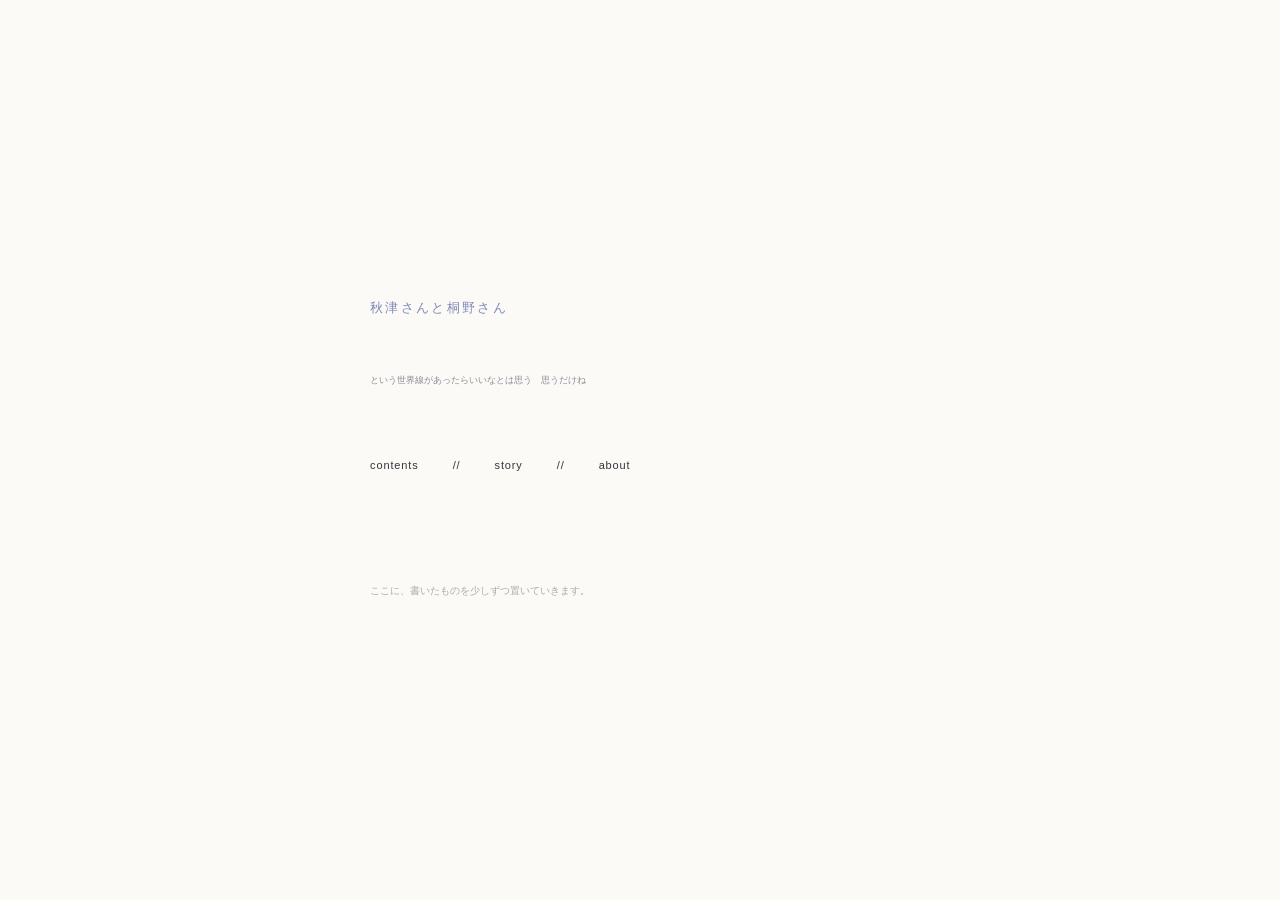
<file: index.html>
<!doctype html><html lang="ja"><head><meta charset="utf-8">
<meta name="viewport" content="width=device-width,initial-scale=1">
<title>秋津さんと桐野さん</title><style>
:root{
  --paper:#fbfaf7;
  --ink:#34343b;
  --muted:#8a8b95;
  --line:#d9d9df;
  --accent:#7f89b8;
  --accent-soft:#eef0f8;
  --accent-2:#a98a8f;
}
*{box-sizing:border-box}
html,body{margin:0;background:var(--paper);color:var(--ink)}
body{
  font-family:-apple-system,BlinkMacSystemFont,"Helvetica Neue",
  "Hiragino Kaku Gothic ProN","Yu Gothic",sans-serif;
}
a{color:inherit;text-decoration:none}
.page{
  min-height:100vh;
  width:min(760px,calc(100% - 48px));
  margin:auto;
}
.top-page{
  display:flex;align-items:center;justify-content:center;
}
.top-inner{width:min(540px,100%)}
.site-mark{
  font-size:13px;letter-spacing:.18em;color:var(--accent);
}
.top-copy{
  margin-top:54px;
  font-size:9px;line-height:2.2;color:var(--muted);
}
.top-nav{
  margin-top:68px;
  display:flex;gap:34px;
  font-size:11px;letter-spacing:.08em;
}
.top-nav a:hover{color:var(--accent)}
.small-note{
  margin-top:110px;font-size:10px;color:#aaa;line-height:2;
}
.index-page{padding:104px 0 140px}
.page-head{
  display:flex;align-items:baseline;justify-content:space-between;
  border-bottom:1px solid var(--line);padding-bottom:18px;
}
.page-label{font-size:10px;letter-spacing:.12em;color:var(--accent-2)}
.page-link{font-size:10px;color:var(--accent)}
.works{margin-top:18px}
.work{
  display:grid;grid-template-columns:86px 1fr auto;
  gap:18px;align-items:baseline;
  padding:26px 0;border-bottom:1px solid var(--line);
}
.work .no{font-size:10px;color:#b0b0b6}
.work .title{font-size:15px;letter-spacing:.05em}
.work .desc{margin-top:8px;font-size:11px;color:var(--muted);line-height:1.8}
.work .meta{font-size:9px;color:#999;letter-spacing:.08em;white-space:nowrap}
.note-head{margin-top:88px}
.reader-page{padding:88px 24px 130px}
.reader-inner{width:min(620px,100%);margin:auto}
.back{font-size:10px;letter-spacing:.1em;color:var(--accent)}
.reader-title{margin-top:78px}
.reader-title h1{
  font-size:20px;font-weight:400;letter-spacing:.1em;margin:0 0 12px
}
.reader-title .meta{font-size:10px;color:var(--muted)}
article{
  margin-top:86px;
  font-family:"Hiragino Mincho ProN","Yu Mincho",serif;
  font-size:15px;line-height:2.25;letter-spacing:.035em;
}
article p{margin:0 0 2em}
article p:first-child::first-letter{color:var(--accent)}
.end{text-align:center;color:var(--accent-2);margin:84px 0}
.next{
  border-top:1px solid var(--line);padding-top:20px;
  display:flex;justify-content:space-between;
  font-size:10px;color:var(--accent)
}
@media(max-width:640px){
  .page{width:calc(100% - 40px)}
  .top-nav{gap:24px;flex-wrap:wrap}
  .index-page{padding:72px 0 100px}
  .work{grid-template-columns:42px 1fr}
  .work .meta{grid-column:2}
  .reader-page{padding:60px 0 100px}
  .reader-title{margin-top:58px}
  article{margin-top:60px;font-size:14px}
}
</style></head><body>
<main class="page top-page">
  <div class="top-inner">
    <div class="site-mark">秋津さんと桐野さん</div>
    <div class="top-copy">という世界線があったらいいなとは思う　思うだけね</div>
    <nav class="top-nav">
      <a href="contents.html">contents</a>
      // <a href="story.html">story</a>
      // <a href="about.html">about</a>
    </nav>
    <div class="small-note">ここに、書いたものを少しずつ置いていきます。</div>
  </div>
</main>
</body></html>
</file>
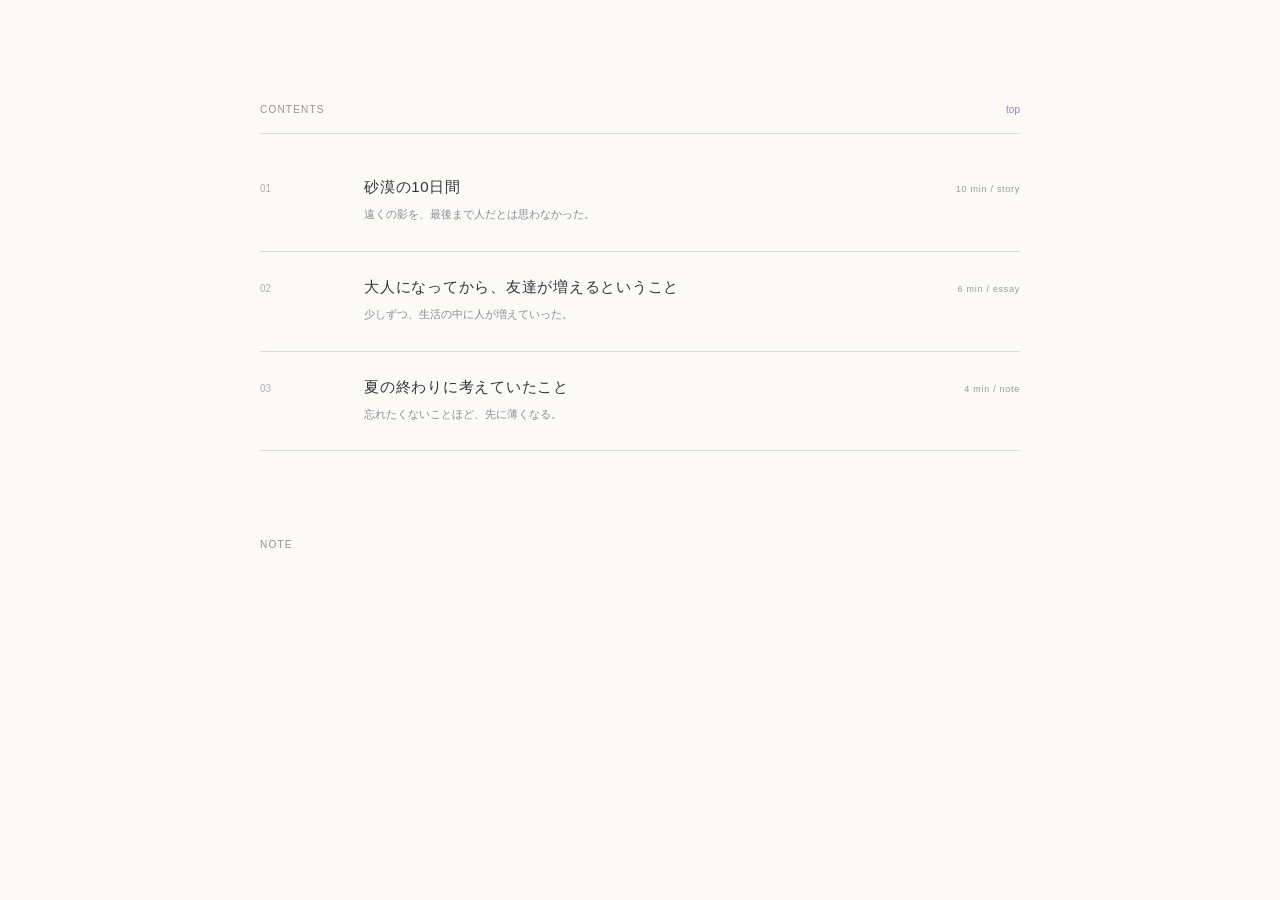
<file: contents.html>
<!doctype html><html lang="ja"><head><meta charset="utf-8">
<meta name="viewport" content="width=device-width,initial-scale=1">
<title>秋津さんと桐野さん — 目次</title><style>
:root{
  --paper:#fbfaf7;
  --ink:#34343b;
  --muted:#8a8b95;
  --line:#d9d9df;
  --accent:#7f89b8;
  --accent-soft:#eef0f8;
  --accent-2:#a98a8f;
}
*{box-sizing:border-box}
html,body{margin:0;background:var(--paper);color:var(--ink)}
body{
  font-family:-apple-system,BlinkMacSystemFont,"Helvetica Neue",
  "Hiragino Kaku Gothic ProN","Yu Gothic",sans-serif;
}
a{color:inherit;text-decoration:none}
.page{
  min-height:100vh;
  width:min(760px,calc(100% - 48px));
  margin:auto;
}
.top-page{
  display:flex;align-items:center;justify-content:center;
}
.top-inner{width:min(540px,100%)}
.site-mark{
  font-size:13px;letter-spacing:.18em;color:var(--accent);
}
.top-copy{
  margin-top:54px;
  font-size:13px;line-height:2.2;color:var(--muted);
}
.top-nav{
  margin-top:68px;
  display:flex;gap:34px;
  font-size:11px;letter-spacing:.08em;
}
.top-nav a:hover{color:var(--accent)}
.small-note{
  margin-top:110px;font-size:10px;color:#aaa;line-height:2;
}
.index-page{padding:104px 0 140px}
.page-head{
  display:flex;align-items:baseline;justify-content:space-between;
  border-bottom:1px solid var(--line);padding-bottom:18px;
}
.page-label{font-size:10px;letter-spacing:.12em;color:var(--accent-2)}
.page-link{font-size:10px;color:var(--accent)}
.works{margin-top:18px}
.work{
  display:grid;grid-template-columns:86px 1fr auto;
  gap:18px;align-items:baseline;
  padding:26px 0;border-bottom:1px solid var(--line);
}
.work .no{font-size:10px;color:#b0b0b6}
.work .title{font-size:15px;letter-spacing:.05em}
.work .desc{margin-top:8px;font-size:11px;color:var(--muted);line-height:1.8}
.work .meta{font-size:9px;color:#999;letter-spacing:.08em;white-space:nowrap}
.note-head{margin-top:88px}
.reader-page{padding:88px 24px 130px}
.reader-inner{width:min(620px,100%);margin:auto}
.back{font-size:10px;letter-spacing:.1em;color:var(--accent)}
.reader-title{margin-top:78px}
.reader-title h1{
  font-size:20px;font-weight:400;letter-spacing:.1em;margin:0 0 12px
}
.reader-title .meta{font-size:10px;color:var(--muted)}
article{
  margin-top:86px;
  font-family:"Hiragino Mincho ProN","Yu Mincho",serif;
  font-size:15px;line-height:2.25;letter-spacing:.035em;
}
article p{margin:0 0 2em}
article p:first-child::first-letter{color:var(--accent)}
.end{text-align:center;color:var(--accent-2);margin:84px 0}
.next{
  border-top:1px solid var(--line);padding-top:20px;
  display:flex;justify-content:space-between;
  font-size:10px;color:var(--accent)
}
@media(max-width:640px){
  .page{width:calc(100% - 40px)}
  .top-nav{gap:24px;flex-wrap:wrap}
  .index-page{padding:72px 0 100px}
  .work{grid-template-columns:42px 1fr}
  .work .meta{grid-column:2}
  .reader-page{padding:60px 0 100px}
  .reader-title{margin-top:58px}
  article{margin-top:60px;font-size:14px}
}
</style></head><body>
<main class="page index-page">
  <header class="page-head">
    <div class="page-label">CONTENTS</div>
    <a class="page-link" href="index.html">top</a>
  </header>
  <section class="works">
    <a class="work" href="story.html">
      <div class="no">01</div>
      <div>
        <div class="title">砂漠の10日間</div>
        <div class="desc">遠くの影を、最後まで人だとは思わなかった。</div>
      </div>
      <div class="meta">10 min / story</div>
    </a>
    <a class="work" href="story.html">
      <div class="no">02</div>
      <div>
        <div class="title">大人になってから、友達が増えるということ</div>
        <div class="desc">少しずつ、生活の中に人が増えていった。</div>
      </div>
      <div class="meta">6 min / essay</div>
    </a>
    <a class="work" href="story.html">
      <div class="no">03</div>
      <div>
        <div class="title">夏の終わりに考えていたこと</div>
        <div class="desc">忘れたくないことほど、先に薄くなる。</div>
      </div>
      <div class="meta">4 min / note</div>
    </a>
  </section>
  <section class="note-head">
    <div class="page-label">NOTE</div>
  </section>
</main>
</body></html>
</file>
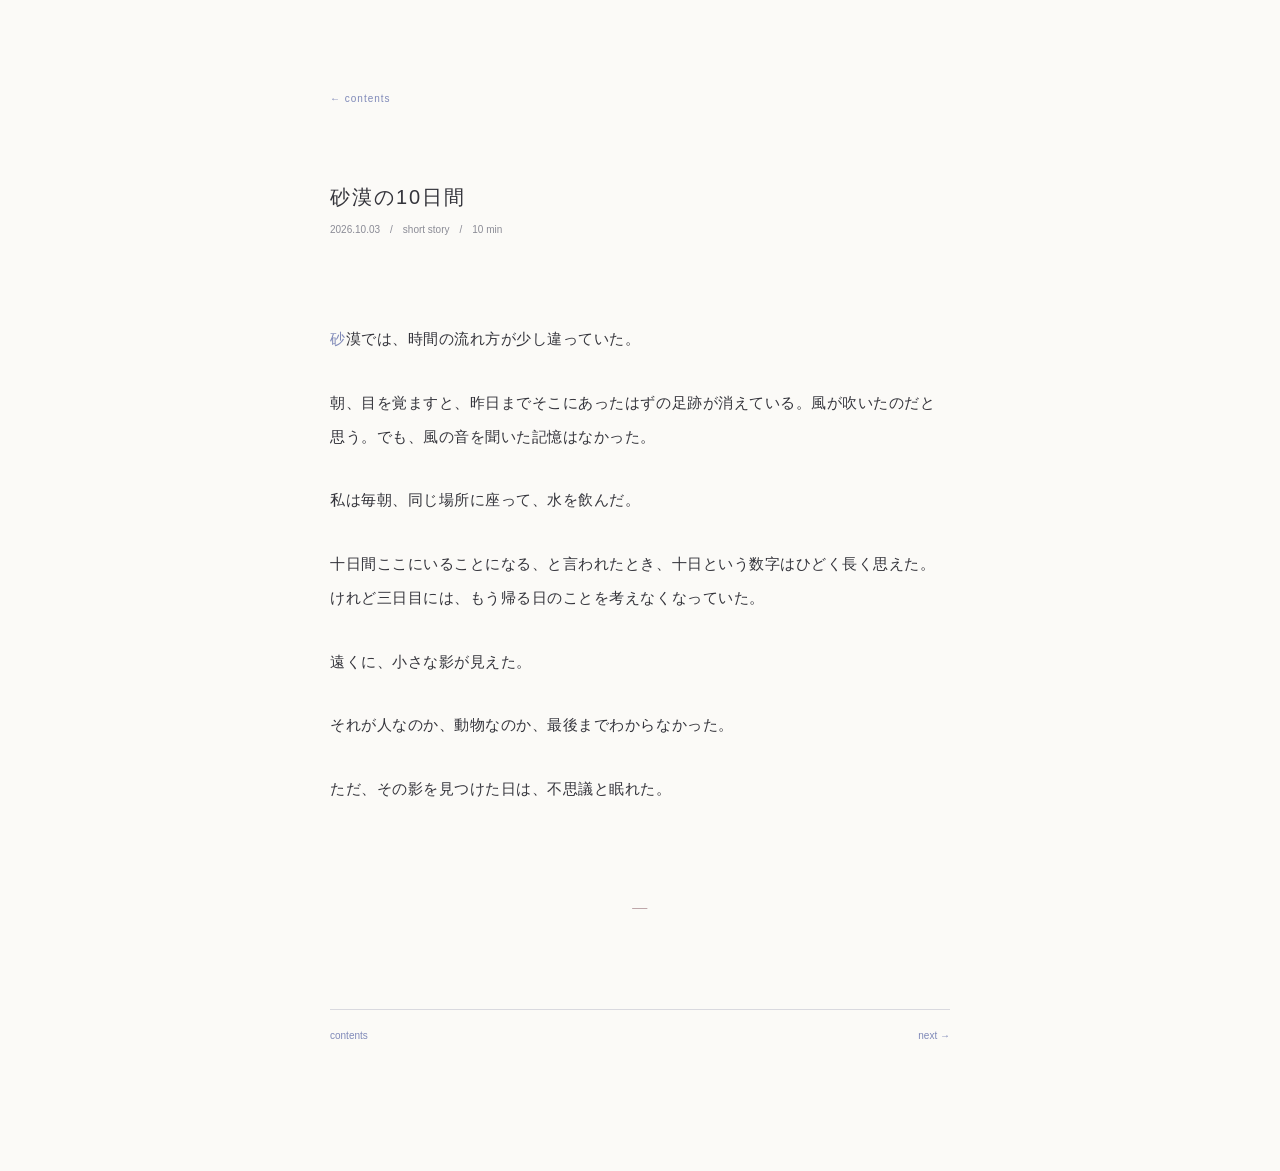
<file: story-example.html>
<!doctype html>
<html lang="ja">
<head>
  <meta charset="utf-8">
  <meta name="viewport" content="width=device-width,initial-scale=1">
  <title>砂漠の10日間 — FUMA</title>
  <link rel="stylesheet" href="style.css">
</head>

<body>
<main class="reader-page">
  <div class="reader-inner">

    <!-- ← 戻り先は基本 contents.html のままでOK -->
    <a class="back" href="contents.html">← contents</a>

    <!-- ① ここだけ変更：作品タイトル -->
    <header class="reader-title">
      <h1>砂漠の10日間</h1>

      <!-- ② ここだけ変更：日付・ジャンル・読了目安 -->
      <div class="meta">2026.10.03　/　short story　/　10 min</div>
    </header>

    <!-- ③ ここに本文を書く -->
    <article>
      <p>砂漠では、時間の流れ方が少し違っていた。</p>

      <p>朝、目を覚ますと、昨日までそこにあったはずの足跡が消えている。風が吹いたのだと思う。でも、風の音を聞いた記憶はなかった。</p>

      <p>私は毎朝、同じ場所に座って、水を飲んだ。</p>

      <p>十日間ここにいることになる、と言われたとき、十日という数字はひどく長く思えた。けれど三日目には、もう帰る日のことを考えなくなっていた。</p>

      <p>遠くに、小さな影が見えた。</p>

      <p>それが人なのか、動物なのか、最後までわからなかった。</p>

      <p>ただ、その影を見つけた日は、不思議と眠れた。</p>

      <!-- 本文の終わりに置く -->
      <div class="end">—</div>
    </article>

    <!-- ④ 次の作品へのリンク。なければ contents だけでもOK -->
    <nav class="next">
      <a href="contents.html">contents</a>
      <a href="next-story.html">next →</a>
    </nav>

  </div>
</main>
</body>
</html>
</file>
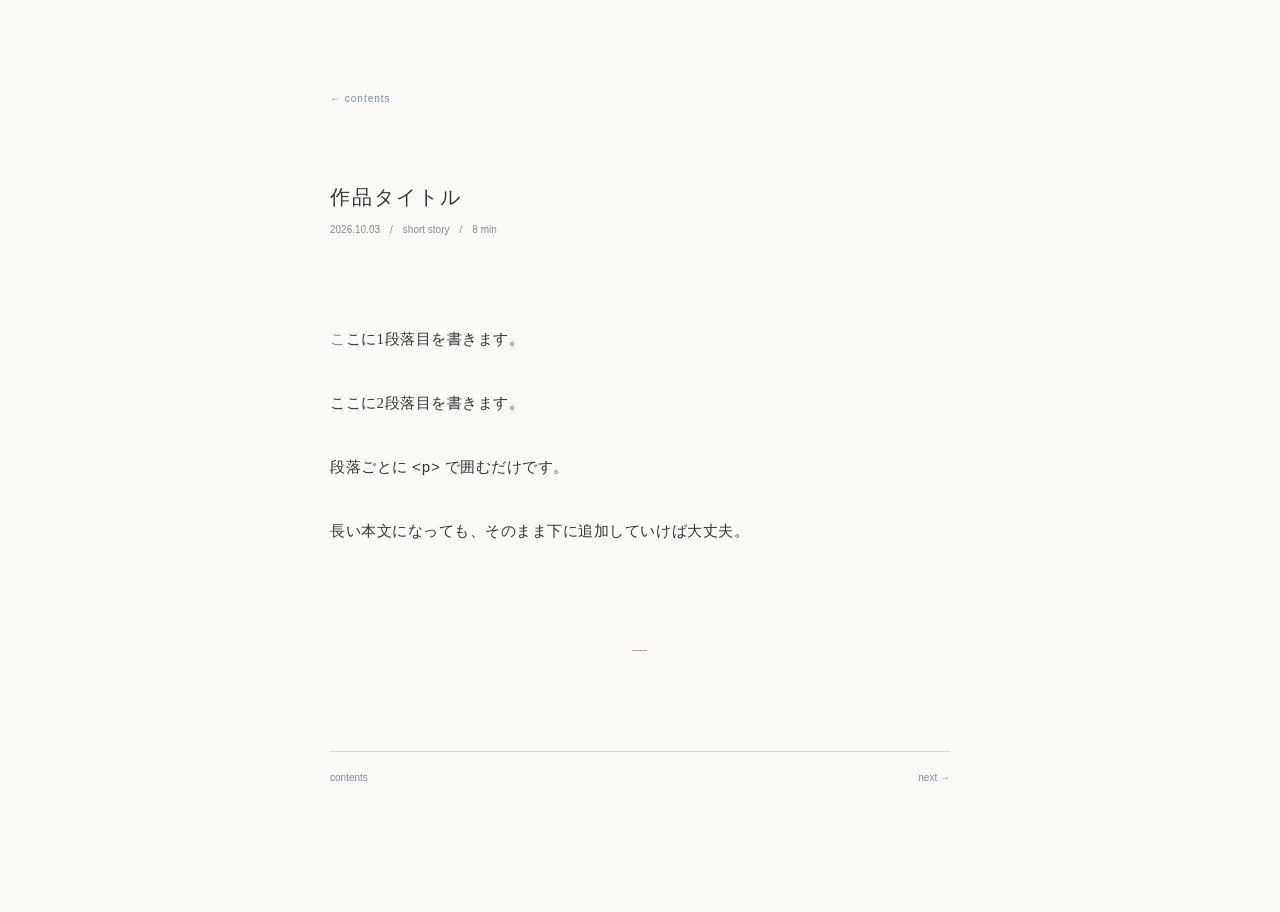
<file: story-template.html>
<!doctype html>
<html lang="ja">
<head>
  <meta charset="utf-8">
  <meta name="viewport" content="width=device-width,initial-scale=1">
  <title>作品タイトル — FUMA</title>
  <link rel="stylesheet" href="style.css">
</head>

<body>
<main class="reader-page">
  <div class="reader-inner">

    <!-- ← 戻り先は基本 contents.html のままでOK -->
    <a class="back" href="contents.html">← contents</a>

    <!-- ① ここだけ変更：作品タイトル -->
    <header class="reader-title">
      <h1>作品タイトル</h1>

      <!-- ② ここだけ変更：日付・ジャンル・読了目安 -->
      <div class="meta">2026.10.03　/　short story　/　8 min</div>
    </header>

    <!-- ③ ここに本文を書く -->
    <article>
      <p>ここに1段落目を書きます。</p>

      <p>ここに2段落目を書きます。</p>

      <p>段落ごとに <code>&lt;p&gt;</code> で囲むだけです。</p>

      <p>長い本文になっても、そのまま下に追加していけば大丈夫。</p>

      <!-- 本文の終わりに置く -->
      <div class="end">—</div>
    </article>

    <!-- ④ 次の作品へのリンク。なければ contents だけでもOK -->
    <nav class="next">
      <a href="contents.html">contents</a>
      <a href="next-story.html">next →</a>
    </nav>

  </div>
</main>
</body>
</html>
</file>
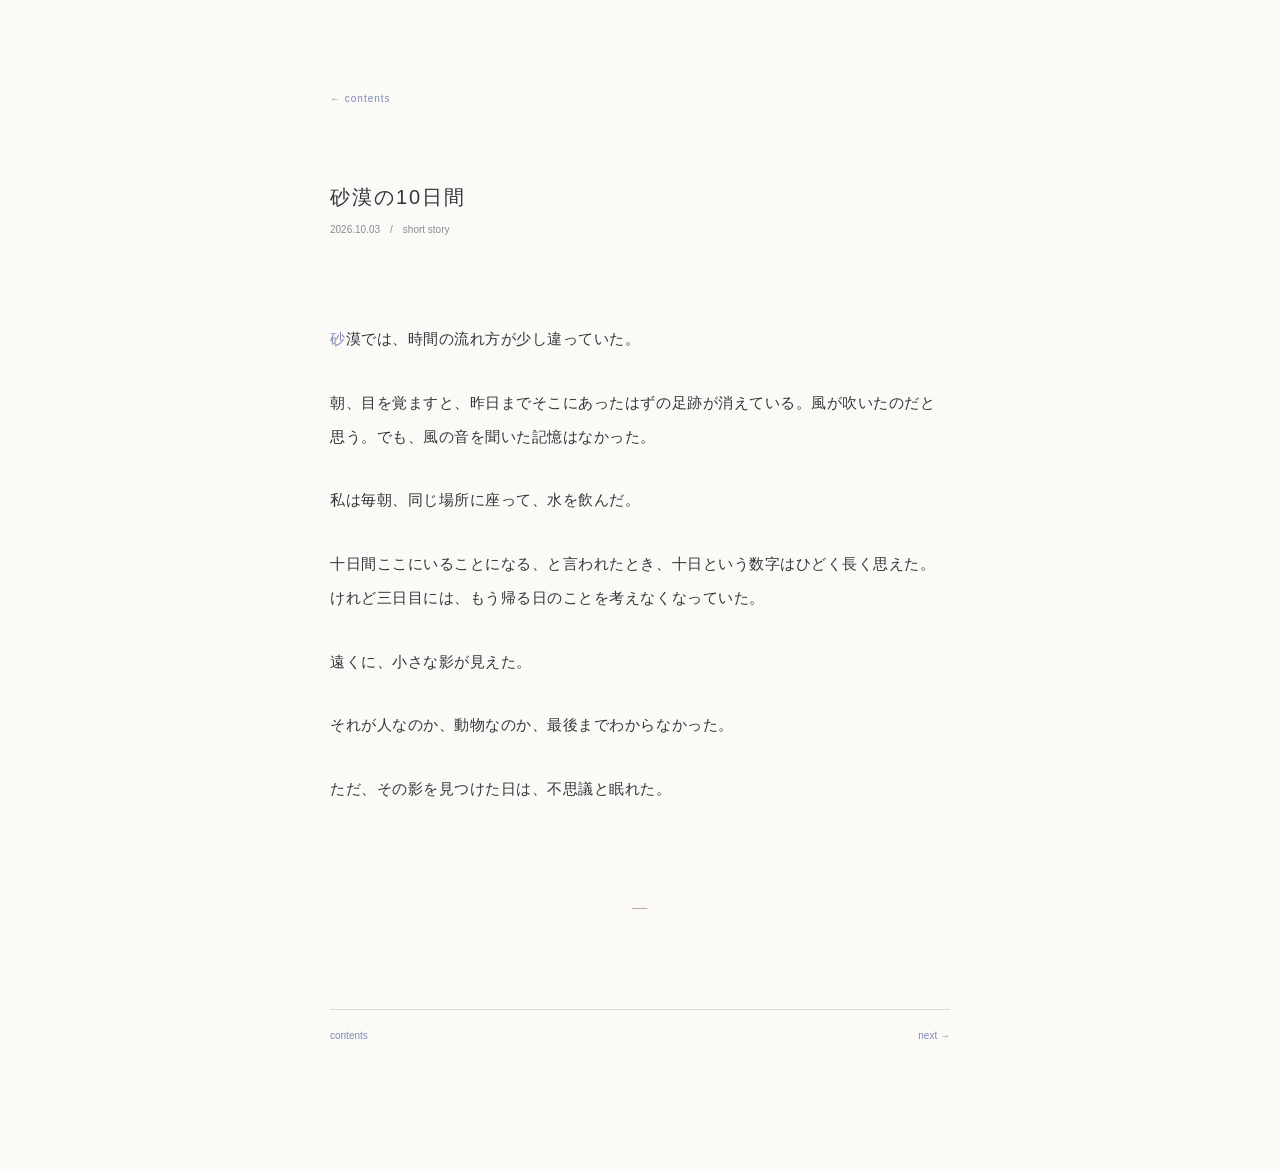
<file: story.html>
<!doctype html><html lang="ja"><head><meta charset="utf-8">
<meta name="viewport" content="width=device-width,initial-scale=1">
<title>砂漠の10日間 — FUMA</title><style>
:root{
  --paper:#fbfaf7;
  --ink:#34343b;
  --muted:#8a8b95;
  --line:#d9d9df;
  --accent:#7f89b8;
  --accent-soft:#eef0f8;
  --accent-2:#a98a8f;
}
*{box-sizing:border-box}
html,body{margin:0;background:var(--paper);color:var(--ink)}
body{
  font-family:-apple-system,BlinkMacSystemFont,"Helvetica Neue",
  "Hiragino Kaku Gothic ProN","Yu Gothic",sans-serif;
}
a{color:inherit;text-decoration:none}
.page{
  min-height:100vh;
  width:min(760px,calc(100% - 48px));
  margin:auto;
}
.top-page{
  display:flex;align-items:center;justify-content:center;
}
.top-inner{width:min(540px,100%)}
.site-mark{
  font-size:13px;letter-spacing:.18em;color:var(--accent);
}
.top-copy{
  margin-top:54px;
  font-size:13px;line-height:2.2;color:var(--muted);
}
.top-nav{
  margin-top:68px;
  display:flex;gap:34px;
  font-size:11px;letter-spacing:.08em;
}
.top-nav a:hover{color:var(--accent)}
.small-note{
  margin-top:110px;font-size:10px;color:#aaa;line-height:2;
}
.index-page{padding:104px 0 140px}
.page-head{
  display:flex;align-items:baseline;justify-content:space-between;
  border-bottom:1px solid var(--line);padding-bottom:18px;
}
.page-label{font-size:10px;letter-spacing:.12em;color:var(--accent-2)}
.page-link{font-size:10px;color:var(--accent)}
.works{margin-top:18px}
.work{
  display:grid;grid-template-columns:86px 1fr auto;
  gap:18px;align-items:baseline;
  padding:26px 0;border-bottom:1px solid var(--line);
}
.work .no{font-size:10px;color:#b0b0b6}
.work .title{font-size:15px;letter-spacing:.05em}
.work .desc{margin-top:8px;font-size:11px;color:var(--muted);line-height:1.8}
.work .meta{font-size:9px;color:#999;letter-spacing:.08em;white-space:nowrap}
.note-head{margin-top:88px}
.reader-page{padding:88px 24px 130px}
.reader-inner{width:min(620px,100%);margin:auto}
.back{font-size:10px;letter-spacing:.1em;color:var(--accent)}
.reader-title{margin-top:78px}
.reader-title h1{
  font-size:20px;font-weight:400;letter-spacing:.1em;margin:0 0 12px
}
.reader-title .meta{font-size:10px;color:var(--muted)}
article{
  margin-top:86px;
  font-family:"Hiragino Mincho ProN","Yu Mincho",serif;
  font-size:15px;line-height:2.25;letter-spacing:.035em;
}
article p{margin:0 0 2em}
article p:first-child::first-letter{color:var(--accent)}
.end{text-align:center;color:var(--accent-2);margin:84px 0}
.next{
  border-top:1px solid var(--line);padding-top:20px;
  display:flex;justify-content:space-between;
  font-size:10px;color:var(--accent)
}
@media(max-width:640px){
  .page{width:calc(100% - 40px)}
  .top-nav{gap:24px;flex-wrap:wrap}
  .index-page{padding:72px 0 100px}
  .work{grid-template-columns:42px 1fr}
  .work .meta{grid-column:2}
  .reader-page{padding:60px 0 100px}
  .reader-title{margin-top:58px}
  article{margin-top:60px;font-size:14px}
}
</style></head><body>
<main class="reader-page">
  <div class="reader-inner">
    <a class="back" href="contents.html">← contents</a>
    <header class="reader-title">
      <h1>砂漠の10日間</h1>
      <div class="meta">2026.10.03　/　short story</div>
    </header>
    <article>
      <p>砂漠では、時間の流れ方が少し違っていた。</p>
      <p>朝、目を覚ますと、昨日までそこにあったはずの足跡が消えている。風が吹いたのだと思う。でも、風の音を聞いた記憶はなかった。</p>
      <p>私は毎朝、同じ場所に座って、水を飲んだ。</p>
      <p>十日間ここにいることになる、と言われたとき、十日という数字はひどく長く思えた。けれど三日目には、もう帰る日のことを考えなくなっていた。</p>
      <p>遠くに、小さな影が見えた。</p>
      <p>それが人なのか、動物なのか、最後までわからなかった。</p>
      <p>ただ、その影を見つけた日は、不思議と眠れた。</p>
      <div class="end">—</div>
    </article>
    <nav class="next">
      <a href="contents.html">contents</a>
      <a href="contents.html">next →</a>
    </nav>
  </div>
</main>
</body></html>
</file>
<file: style.css>
:root{
  --paper:#fbfaf7;
  --ink:#34343b;
  --muted:#8a8b95;
  --line:#d9d9df;
  --accent:#7f89b8;
  --accent-2:#a98a8f;
}
*{box-sizing:border-box}
html,body{margin:0;background:var(--paper);color:var(--ink)}
body{
  font-family:-apple-system,BlinkMacSystemFont,"Helvetica Neue",
  "Hiragino Kaku Gothic ProN","Yu Gothic",sans-serif;
}
a{color:inherit;text-decoration:none}
.reader-page{padding:88px 24px 130px;min-height:100vh}
.reader-inner{width:min(620px,100%);margin:auto}
.back{font-size:10px;letter-spacing:.1em;color:var(--accent)}
.reader-title{margin-top:78px}
.reader-title h1{
  font-size:20px;font-weight:400;letter-spacing:.1em;margin:0 0 12px
}
.reader-title .meta{font-size:10px;color:var(--muted)}
article{
  margin-top:86px;
  font-family:"Hiragino Mincho ProN","Yu Mincho",serif;
  font-size:15px;line-height:2.25;letter-spacing:.035em;
}
article p{margin:0 0 2em}
article p:first-child::first-letter{color:var(--accent)}
.end{text-align:center;color:var(--accent-2);margin:84px 0}
.next{
  border-top:1px solid var(--line);
  padding-top:20px;
  display:flex;
  justify-content:space-between;
  font-size:10px;
  color:var(--accent)
}
.next a:hover,.back:hover{opacity:.65}
@media(max-width:640px){
  .reader-page{padding:60px 0 100px}
  .reader-title{margin-top:58px}
  article{margin-top:60px;font-size:14px}
}
</file>
